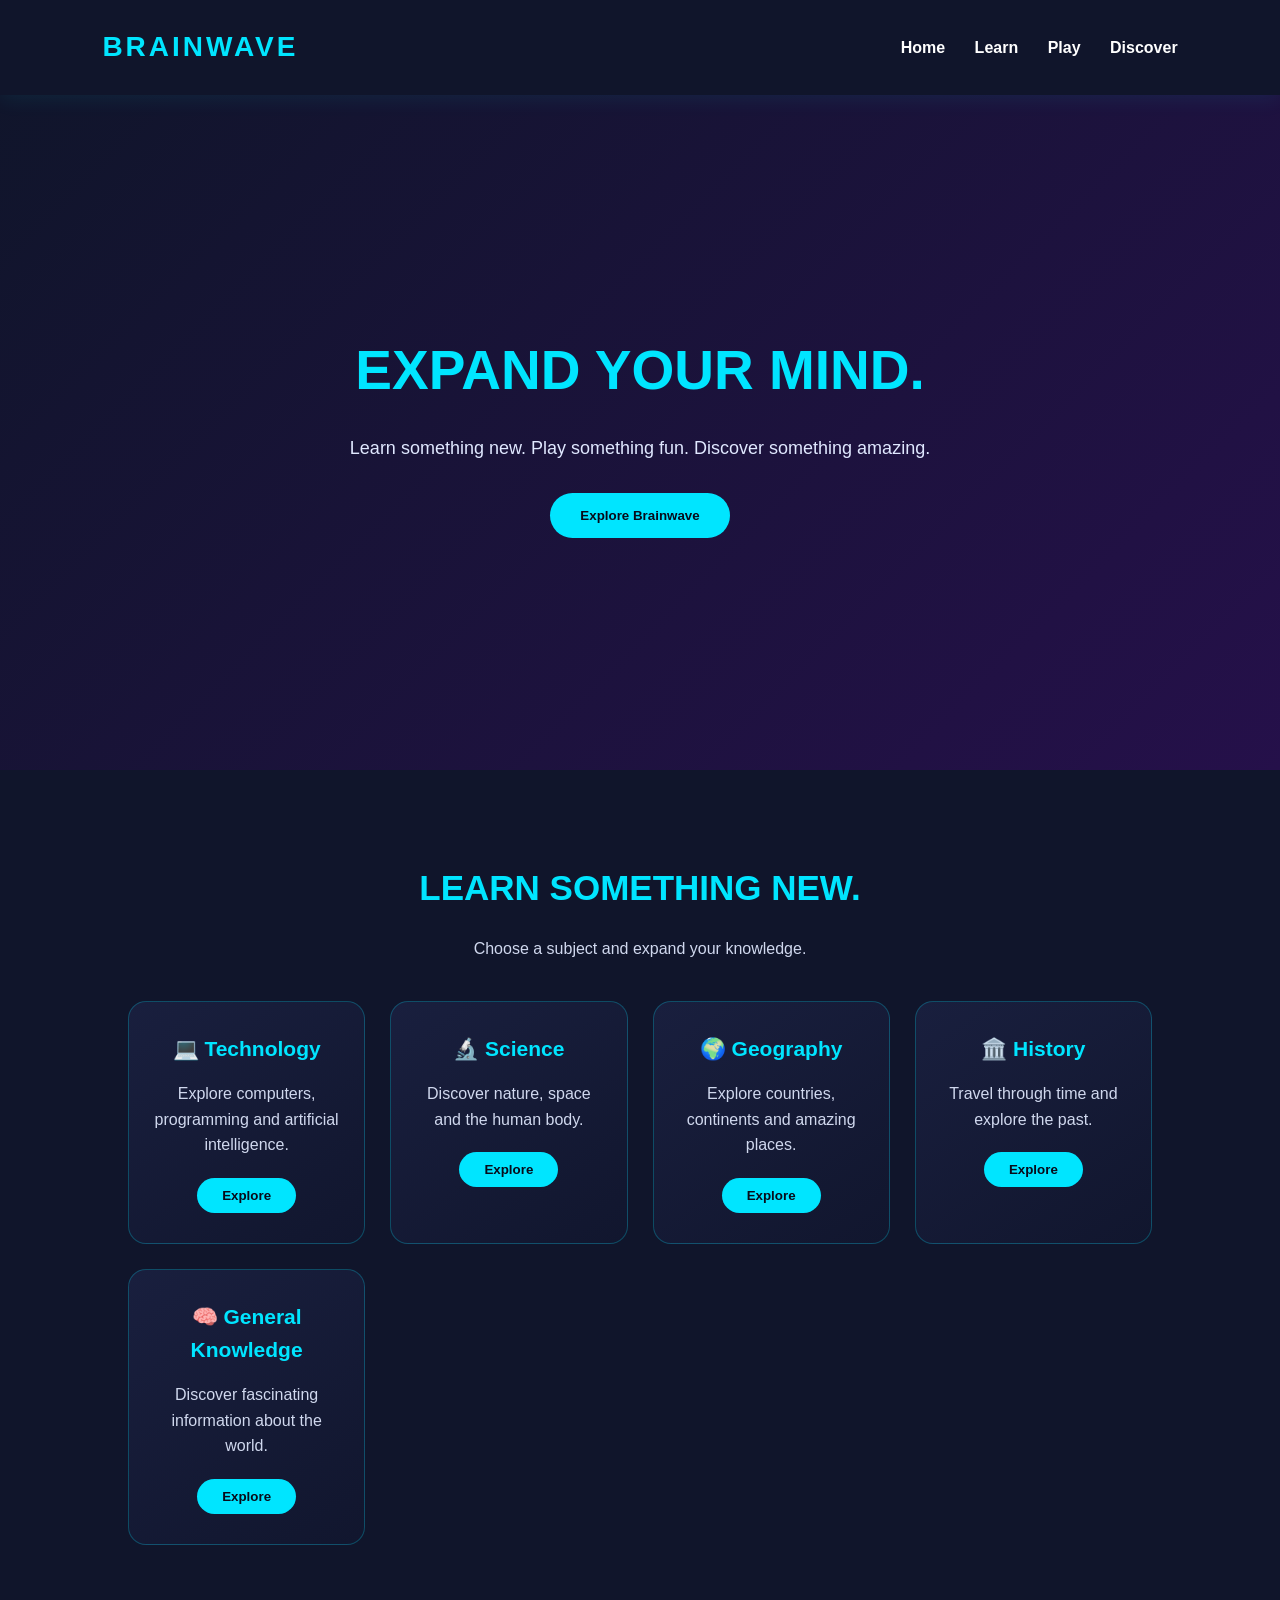
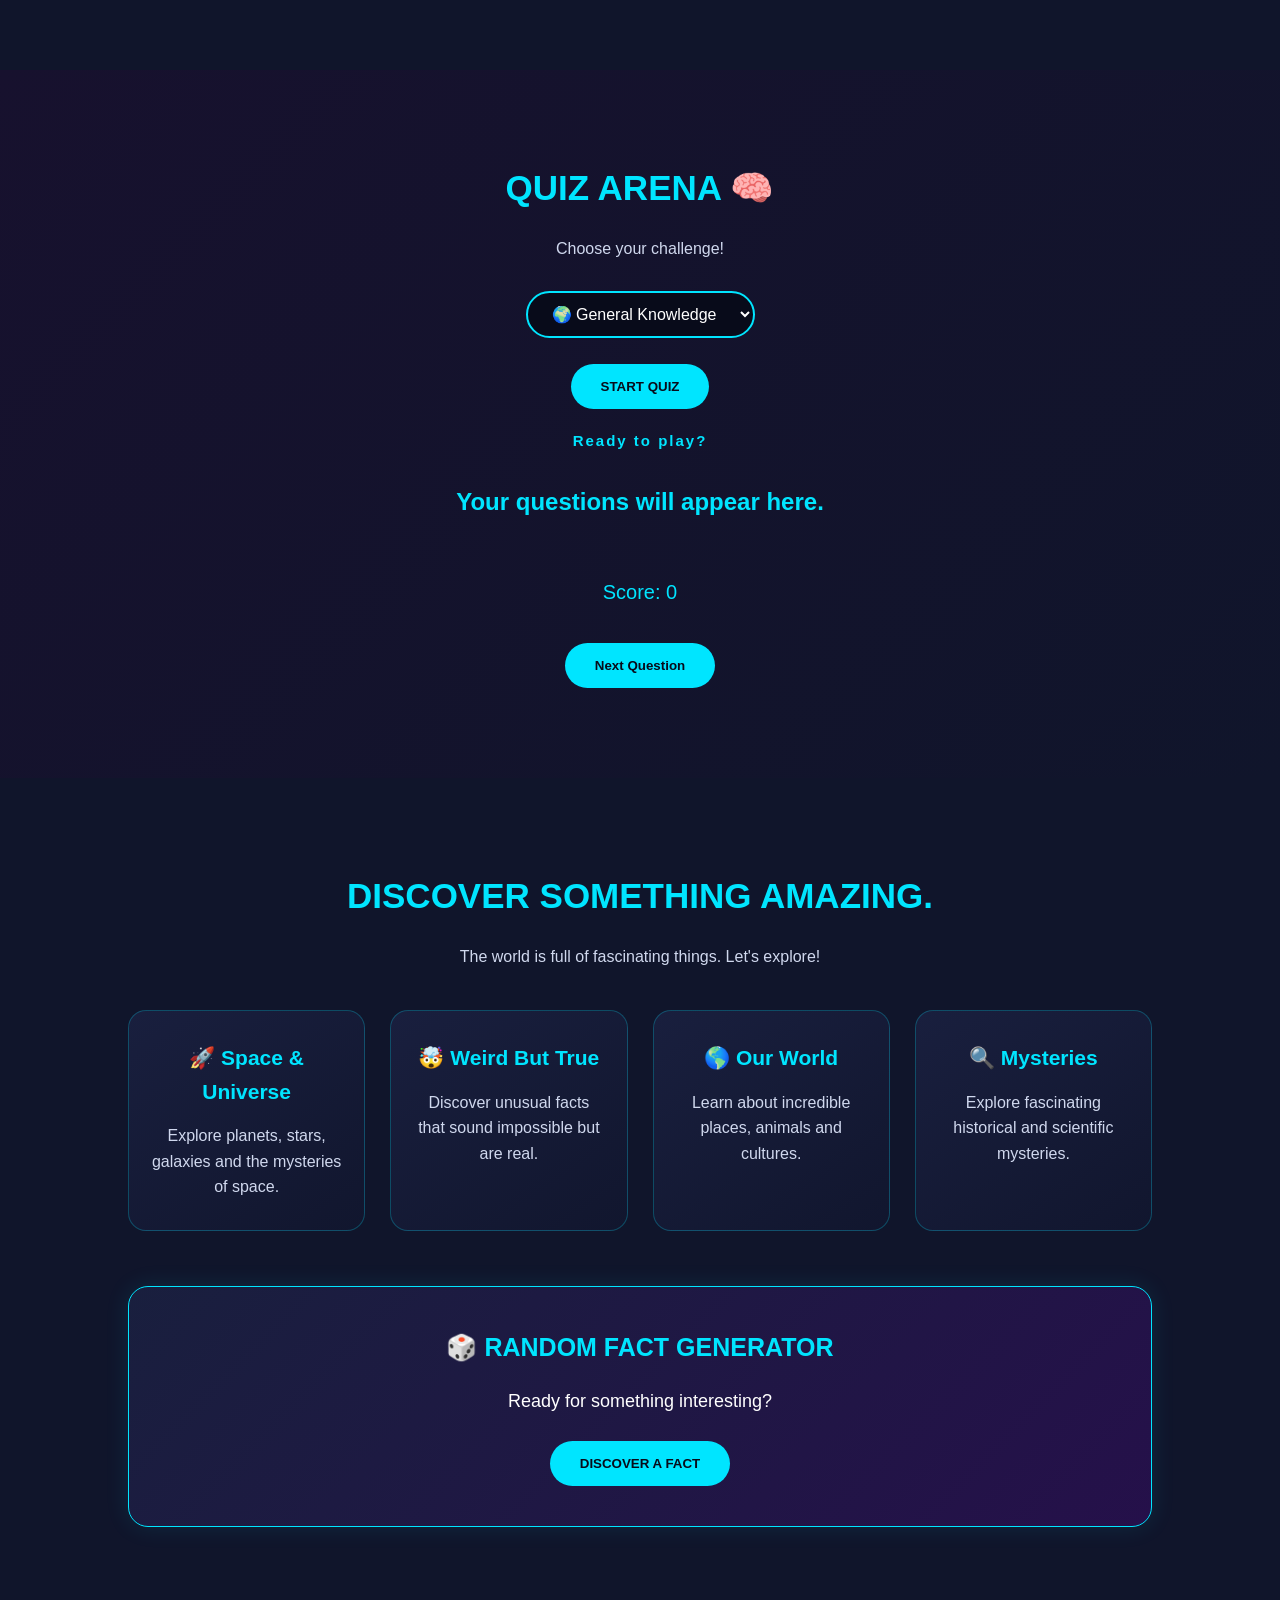
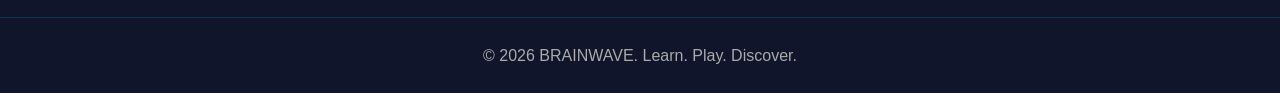
<file: index.html>
<!DOCTYPE html>
<html lang="en">

<head>
    <meta charset="UTF-8">
    <meta name="viewport" content="width=device-width, initial-scale=1.0">
    <title>BRAINWAVE | Learn, Play & Discover</title>
    <link rel="stylesheet" href="style.css">
</head>

<body>

    <header>
        <h1>BRAINWAVE</h1>
        <nav>
            <a href="#home">Home</a>
            <a href="#learn">Learn</a>
            <a href="#play">Play</a>
            <a href="#discover">Discover</a>
        </nav>
    </header>

    <main>

        <section id="home">
            <h2>EXPAND YOUR MIND.</h2>
            <p>Learn something new. Play something fun. Discover something amazing.</p>
            <button onclick="welcomeUser()">Explore Brainwave</button>
        </section>

        <section id="learn">
            <h2>LEARN SOMETHING NEW.</h2>
            <p>Choose a subject and expand your knowledge.</p>

            <div class="learn-container">

                <div class="learn-card" onclick="openLesson('technology')">
                    <h3>💻 Technology</h3>
                    <p>Explore computers, programming and artificial intelligence.</p>
                    <button>Explore</button>
                </div>

                <div class="learn-card" onclick="openLesson('science')">
                    <h3>🔬 Science</h3>
                    <p>Discover nature, space and the human body.</p>
                    <button>Explore</button>
                </div>

                <div class="learn-card" onclick="openLesson('geography')">
                    <h3>🌍 Geography</h3>
                    <p>Explore countries, continents and amazing places.</p>
                    <button>Explore</button>
                </div>

                <div class="learn-card" onclick="openLesson('history')">
                    <h3>🏛️ History</h3>
                    <p>Travel through time and explore the past.</p>
                    <button>Explore</button>
                </div>

                <div class="learn-card" onclick="openLesson('general')">
                    <h3>🧠 General Knowledge</h3>
                    <p>Discover fascinating information about the world.</p>
                    <button>Explore</button>
                </div>

            </div>

            <div id="lesson-content"></div>
        </section>

        <section id="play">
            <h2>QUIZ ARENA 🧠</h2>
            <p>Choose your challenge!</p>

            <select id="category">
                <option value="general">🌍 General Knowledge</option>
                <option value="technology">💻 Technology</option>
                <option value="brain">🧩 Brain Teasers</option>
                <option value="entertainment">🎮 Entertainment</option>
                <option value="science">🔬 Science</option>
            </select>

            <br><br>

            <button onclick="startQuiz()">START QUIZ</button>

            <p id="progress">Ready to play?</p>
            <h3 id="question">Your questions will appear here.</h3>
            <div id="answers"></div>
            <p id="result"></p>
            <p id="score">Score: 0</p>

            <button id="nextButton" onclick="nextQuestion()">Next Question</button>
        </section>

        <section id="discover">
            <h2>DISCOVER SOMETHING AMAZING.</h2>
            <p>The world is full of fascinating things. Let's explore!</p>

            <div class="discover-container">

                <div class="discover-card">
                    <h3>🚀 Space & Universe</h3>
                    <p>Explore planets, stars, galaxies and the mysteries of space.</p>
                </div>

                <div class="discover-card">
                    <h3>🤯 Weird But True</h3>
                    <p>Discover unusual facts that sound impossible but are real.</p>
                </div>

                <div class="discover-card">
                    <h3>🌎 Our World</h3>
                    <p>Learn about incredible places, animals and cultures.</p>
                </div>

                <div class="discover-card">
                    <h3>🔍 Mysteries</h3>
                    <p>Explore fascinating historical and scientific mysteries.</p>
                </div>

            </div>

            <div class="random-fact">
                <h3>🎲 RANDOM FACT GENERATOR</h3>
                <p id="fact">Ready for something interesting?</p>
                <button onclick="generateFact()">DISCOVER A FACT</button>
            </div>
        </section>

    </main>

    <footer>
        <p>© 2026 BRAINWAVE. Learn. Play. Discover.</p>
    </footer>

    <script src="script.js"></script>

</body>
</html>
</file>
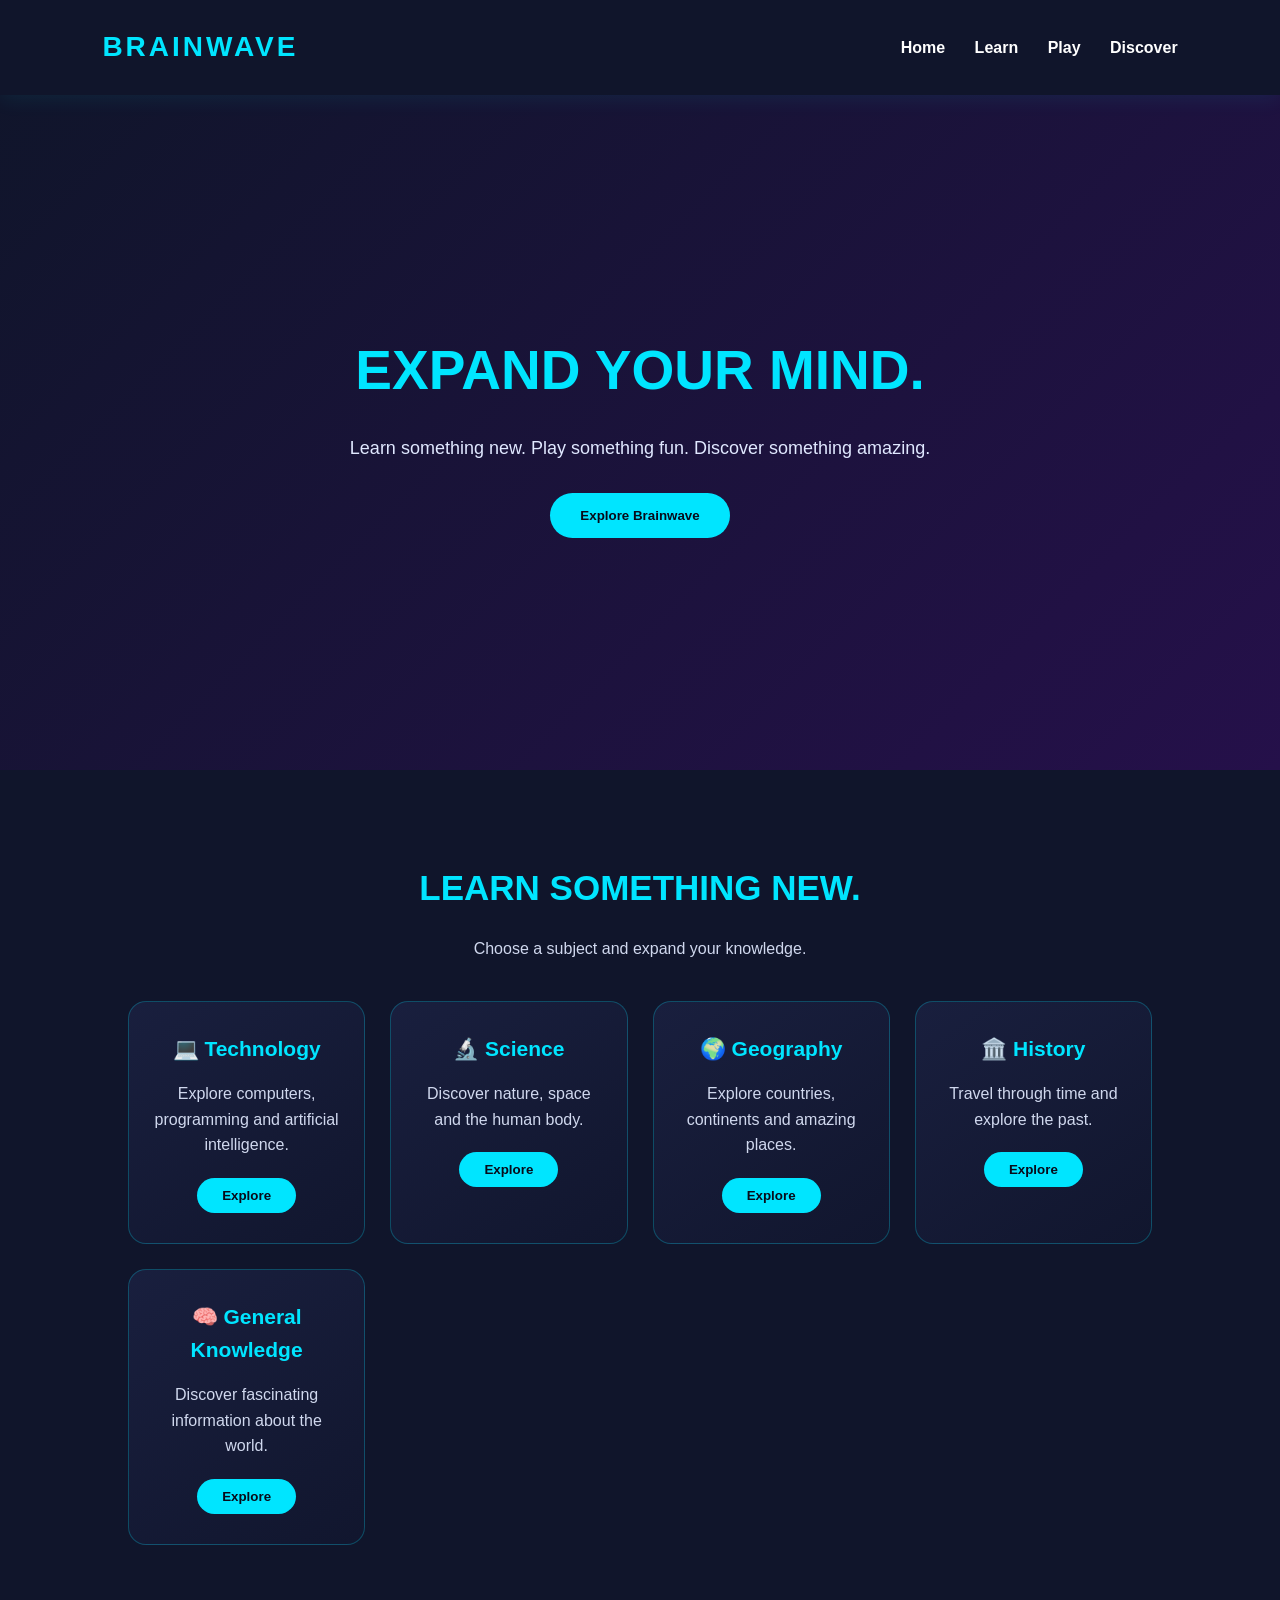
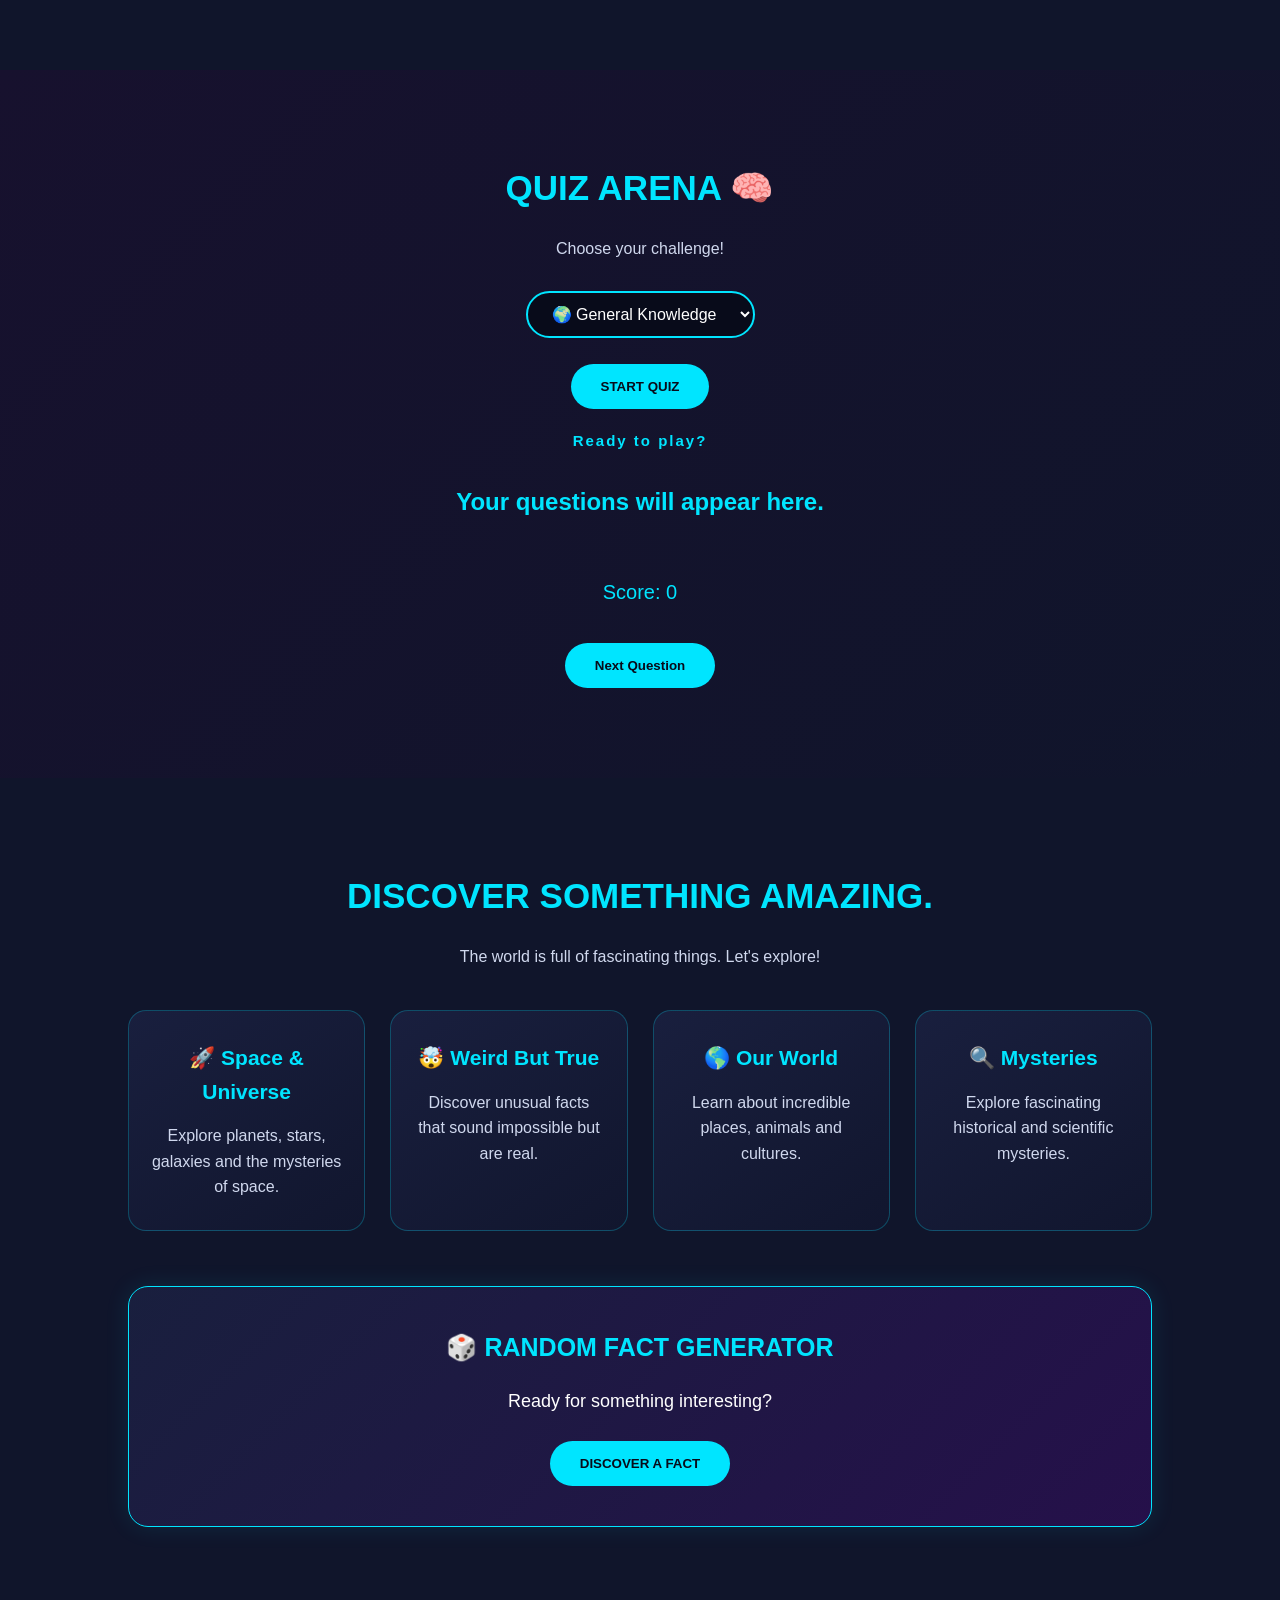
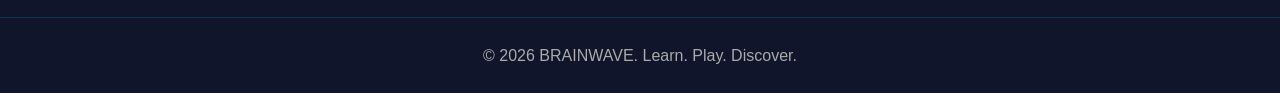
<file: brainwave.html>
<!DOCTYPE html>
<html lang="en">

<head>
    <meta charset="UTF-8">
    <meta name="viewport" content="width=device-width, initial-scale=1.0">

    <title>BRAINWAVE | Learn, Play & Discover</title>

    <link rel="stylesheet" href="style.css">
</head>

<body>

    <!-- HEADER -->
    <header>
        <h1>BRAINWAVE</h1>

        <nav>
            <a href="#home">Home</a>
            <a href="#learn">Learn</a>
            <a href="#play">Play</a>
            <a href="#discover">Discover</a>
        </nav>
    </header>


    <main>

        <!-- HOME SECTION -->
        <section id="home">

            <h2>EXPAND YOUR MIND.</h2>

            <p>
                Learn something new.
                Play something fun.
                Discover something amazing.
            </p>

            <button onclick="welcomeUser()">Explore Brainwave</button>

        </section>


        <!-- LEARN SECTION -->
        <section id="learn">

            <h2>LEARN SOMETHING NEW.</h2>

            <p>Choose a subject and expand your knowledge.</p>

            <div class="learn-container">

                <div class="learn-card" onclick="openLesson('technology')">
                    <h3>💻 Technology</h3>
                    <p>Explore computers, programming and artificial intelligence.</p>
                    <button>Explore</button>
                </div>

                <div class="learn-card" onclick="openLesson('science')">
                    <h3>🔬 Science</h3>
                    <p>Discover nature, space and the human body.</p>
                    <button>Explore</button>
                </div>

                <div class="learn-card" onclick="openLesson('geography')">
                    <h3>🌍 Geography</h3>
                    <p>Explore countries, continents and amazing places.</p>
                    <button>Explore</button>
                </div>

                <div class="learn-card" onclick="openLesson('history')">
                    <h3>🏛️ History</h3>
                    <p>Travel through time and explore the past.</p>
                    <button>Explore</button>
                </div>

                <div class="learn-card" onclick="openLesson('general')">
                    <h3>🧠 General Knowledge</h3>
                    <p>Discover fascinating information about the world.</p>
                    <button>Explore</button>
                </div>

            </div>

            <div id="lesson-content"></div>

        </section>


        <!-- PLAY SECTION -->
        <section id="play">

            <h2>QUIZ ARENA 🧠</h2>

            <p>Choose your challenge!</p>

            <select id="category">

                <option value="general">🌍 General Knowledge</option>
                <option value="technology">💻 Technology</option>
                <option value="brain">🧩 Brain Teasers</option>
                <option value="entertainment">🎮 Entertainment</option>
                <option value="science">🔬 Science</option>

            </select>

            <br><br>

            <button onclick="startQuiz()">START QUIZ</button>

            <p id="progress">Ready to play?</p>

            <h3 id="question">Your questions will appear here.</h3>

            <div id="answers"></div>

            <p id="result"></p>

            <p id="score">Score: 0</p>

            <button id="nextButton" onclick="nextQuestion()">
                Next Question
            </button>

        </section>


        <!-- DISCOVER SECTION -->
        <section id="discover">

            <h2>DISCOVER SOMETHING AMAZING.</h2>

            <p>
                The world is full of fascinating things.
                Let's explore!
            </p>

            <div class="discover-container">

                <div class="discover-card">
                    <h3>🚀 Space & Universe</h3>
                    <p>Explore planets, stars, galaxies and the mysteries of space.</p>
                </div>

                <div class="discover-card">
                    <h3>🤯 Weird But True</h3>
                    <p>Discover unusual facts that sound impossible but are real.</p>
                </div>

                <div class="discover-card">
                    <h3>🌎 Our World</h3>
                    <p>Learn about incredible places, animals and cultures.</p>
                </div>

                <div class="discover-card">
                    <h3>🔍 Mysteries</h3>
                    <p>Explore fascinating historical and scientific mysteries.</p>
                </div>

            </div>

            <div class="random-fact">

                <h3>🎲 RANDOM FACT GENERATOR</h3>

                <p id="fact">
                    Ready for something interesting?
                </p>

                <button onclick="generateFact()">
                    DISCOVER A FACT
                </button>

            </div>

        </section>

    </main>


    <!-- FOOTER -->
    <footer>

        <p>© 2026 BRAINWAVE. Learn. Play. Discover.</p>

    </footer>


    <!-- JAVASCRIPT -->
    <script src="script.js"></script>

</body>

</html>
</file>
<file: style.css>
/* =================================
   BRAINWAVE - BLUE THEME
================================= */

* {
    margin: 0;
    padding: 0;
    box-sizing: border-box;
}

html {
    scroll-behavior: smooth;
}

body {
    background: #080b1a;
    color: white;
    font-family: Arial, sans-serif;
    line-height: 1.6;
}

/* =================================
   HEADER
================================= */

header {
    display: flex;
    justify-content: space-between;
    align-items: center;
    padding: 25px 8%;
    background: #10152b;
    position: sticky;
    top: 0;
    z-index: 1000;
    box-shadow: 0 4px 20px rgba(0, 229, 255, 0.08);
}

header h1 {
    color: #00e5ff;
    letter-spacing: 3px;
    font-size: 28px;
}

nav a {
    color: white;
    text-decoration: none;
    margin-left: 25px;
    font-weight: bold;
    transition: 0.3s;
}

nav a:hover {
    color: #00e5ff;
}

/* =================================
   GENERAL SECTIONS
================================= */

section {
    padding: 90px 10%;
    text-align: center;
}

section h2 {
    margin-bottom: 20px;
    font-size: 35px;
    color: #00e5ff;
}

section > p {
    color: #d0d8ee;
    margin-bottom: 30px;
}

/* =================================
   BUTTONS
================================= */

button {
    padding: 15px 30px;
    border: none;
    border-radius: 30px;
    background: #00e5ff;
    color: #080b1a;
    font-weight: bold;
    cursor: pointer;
    transition: 0.3s;
}

button:hover {
    transform: translateY(-3px);
    background: white;
    box-shadow: 0 0 18px rgba(0, 229, 255, 0.4);
}

/* =================================
   HOME SECTION
================================= */

#home {
    min-height: 75vh;
    display: flex;
    flex-direction: column;
    justify-content: center;
    align-items: center;
    background: linear-gradient(135deg, #10152b, #25104a);
}

#home h2 {
    font-size: 55px;
    color: #00e5ff;
    margin-bottom: 20px;
}

#home p {
    font-size: 18px;
    margin-bottom: 30px;
    color: #e0e8ff;
}

/* =================================
   LEARN SECTION
================================= */

#learn {
    background: #10152b;
}

.learn-container {
    display: grid;
    grid-template-columns: repeat(auto-fit, minmax(220px, 1fr));
    gap: 25px;
    margin-top: 40px;
}

.learn-card {
    background: linear-gradient(145deg, #191f3e, #11162e);
    padding: 30px 22px;
    border: 1px solid rgba(0, 229, 255, 0.25);
    border-radius: 18px;
    cursor: pointer;
    transition: 0.3s;
}

.learn-card:hover {
    transform: translateY(-8px);
    border-color: #00e5ff;
    box-shadow: 0 8px 25px rgba(0, 229, 255, 0.15);
}

.learn-card h3 {
    color: #00e5ff;
    font-size: 21px;
    margin-bottom: 15px;
}

.learn-card p {
    color: #d0d8ee;
    margin-bottom: 20px;
}

.learn-card button {
    padding: 10px 25px;
}

/* LESSON CONTENT */

#lesson-content {
    margin-top: 35px;
}

.lesson-box {
    background: #191f3e;
    border: 1px solid #00e5ff;
    border-radius: 18px;
    padding: 35px;
    margin-top: 25px;
    text-align: left;
    box-shadow: 0 0 20px rgba(0, 229, 255, 0.08);
}

.lesson-box h3 {
    color: #00e5ff;
    font-size: 25px;
    margin-bottom: 15px;
}

.lesson-box p {
    color: #e0e8ff;
    margin-bottom: 15px;
}

/* =================================
   QUIZ ARENA
================================= */

#play {
    background: linear-gradient(135deg, #17112e, #10152b);
}

#play select {
    padding: 12px 20px;
    border-radius: 25px;
    border: 2px solid #00e5ff;
    background: #080b1a;
    color: white;
    font-size: 16px;
    cursor: pointer;
}

#play h3 {
    margin: 30px 0;
    font-size: 24px;
    color: #00e5ff;
}

#answers {
    display: flex;
    flex-wrap: wrap;
    justify-content: center;
    gap: 15px;
    margin: 25px 0;
}

#answers button {
    min-width: 200px;
    background: #252044;
    color: white;
    border: 1px solid #00e5ff;
}

#answers button:hover {
    background: #00e5ff;
    color: #080b1a;
}

#answers button:disabled {
    opacity: 0.6;
    cursor: not-allowed;
}

/* CORRECT AND WRONG ANSWERS */

#answers button.correct {
    background: #16a34a;
    color: white;
    border: 2px solid #4ade80;
}

#answers button.wrong {
    background: #dc2626;
    color: white;
    border: 2px solid #f87171;
}

/* QUIZ INFORMATION */

#result {
    margin: 20px;
    font-size: 20px;
    font-weight: bold;
}

#score {
    color: #00e5ff;
    font-size: 20px;
    margin: 20px;
}

#progress {
    color: #00e5ff;
    font-size: 15px;
    font-weight: bold;
    letter-spacing: 2px;
    margin-top: 20px;
}

#nextButton {
    margin-top: 15px;
}

/* =================================
   DISCOVER SECTION
================================= */

#discover {
    background: #10152b;
}

.discover-container {
    display: grid;
    grid-template-columns: repeat(auto-fit, minmax(220px, 1fr));
    gap: 25px;
    margin-top: 40px;
}

.discover-card {
    background: linear-gradient(145deg, #191f3e, #11162e);
    padding: 30px 22px;
    border-radius: 18px;
    border: 1px solid rgba(0, 229, 255, 0.25);
    transition: 0.3s;
}

.discover-card:hover {
    transform: translateY(-8px);
    border-color: #00e5ff;
    box-shadow: 0 8px 25px rgba(0, 229, 255, 0.15);
}

.discover-card h3 {
    color: #00e5ff;
    font-size: 21px;
    margin-bottom: 15px;
}

.discover-card p {
    color: #d0d8ee;
}

/* =================================
   RANDOM FACT GENERATOR
================================= */

.random-fact {
    margin-top: 55px;
    padding: 40px 25px;
    background: linear-gradient(135deg, #191f3e, #25104a);
    border: 1px solid #00e5ff;
    border-radius: 20px;
    box-shadow: 0 0 25px rgba(0, 229, 255, 0.1);
}

.random-fact h3 {
    color: #00e5ff;
    font-size: 25px;
    margin-bottom: 20px;
}

.random-fact p {
    color: white;
    font-size: 18px;
    margin-bottom: 25px;
}

/* =================================
   FOOTER
================================= */

footer {
    text-align: center;
    padding: 25px;
    background: #10152b;
    color: #aaa;
    border-top: 1px solid rgba(0, 229, 255, 0.15);
}

/* =================================
   MOBILE RESPONSIVENESS
================================= */

@media (max-width: 768px) {

    header {
        flex-direction: column;
        gap: 18px;
        padding: 20px;
    }

    nav {
        display: flex;
        flex-wrap: wrap;
        justify-content: center;
        gap: 15px;
    }

    nav a {
        margin: 0;
        font-size: 14px;
    }

    section {
        padding: 65px 6%;
    }

    #home h2 {
        font-size: 38px;
    }

    section h2 {
        font-size: 28px;
    }

    .lesson-box {
        padding: 22px;
    }

    #answers button {
        width: 100%;
    }

}
</file>
